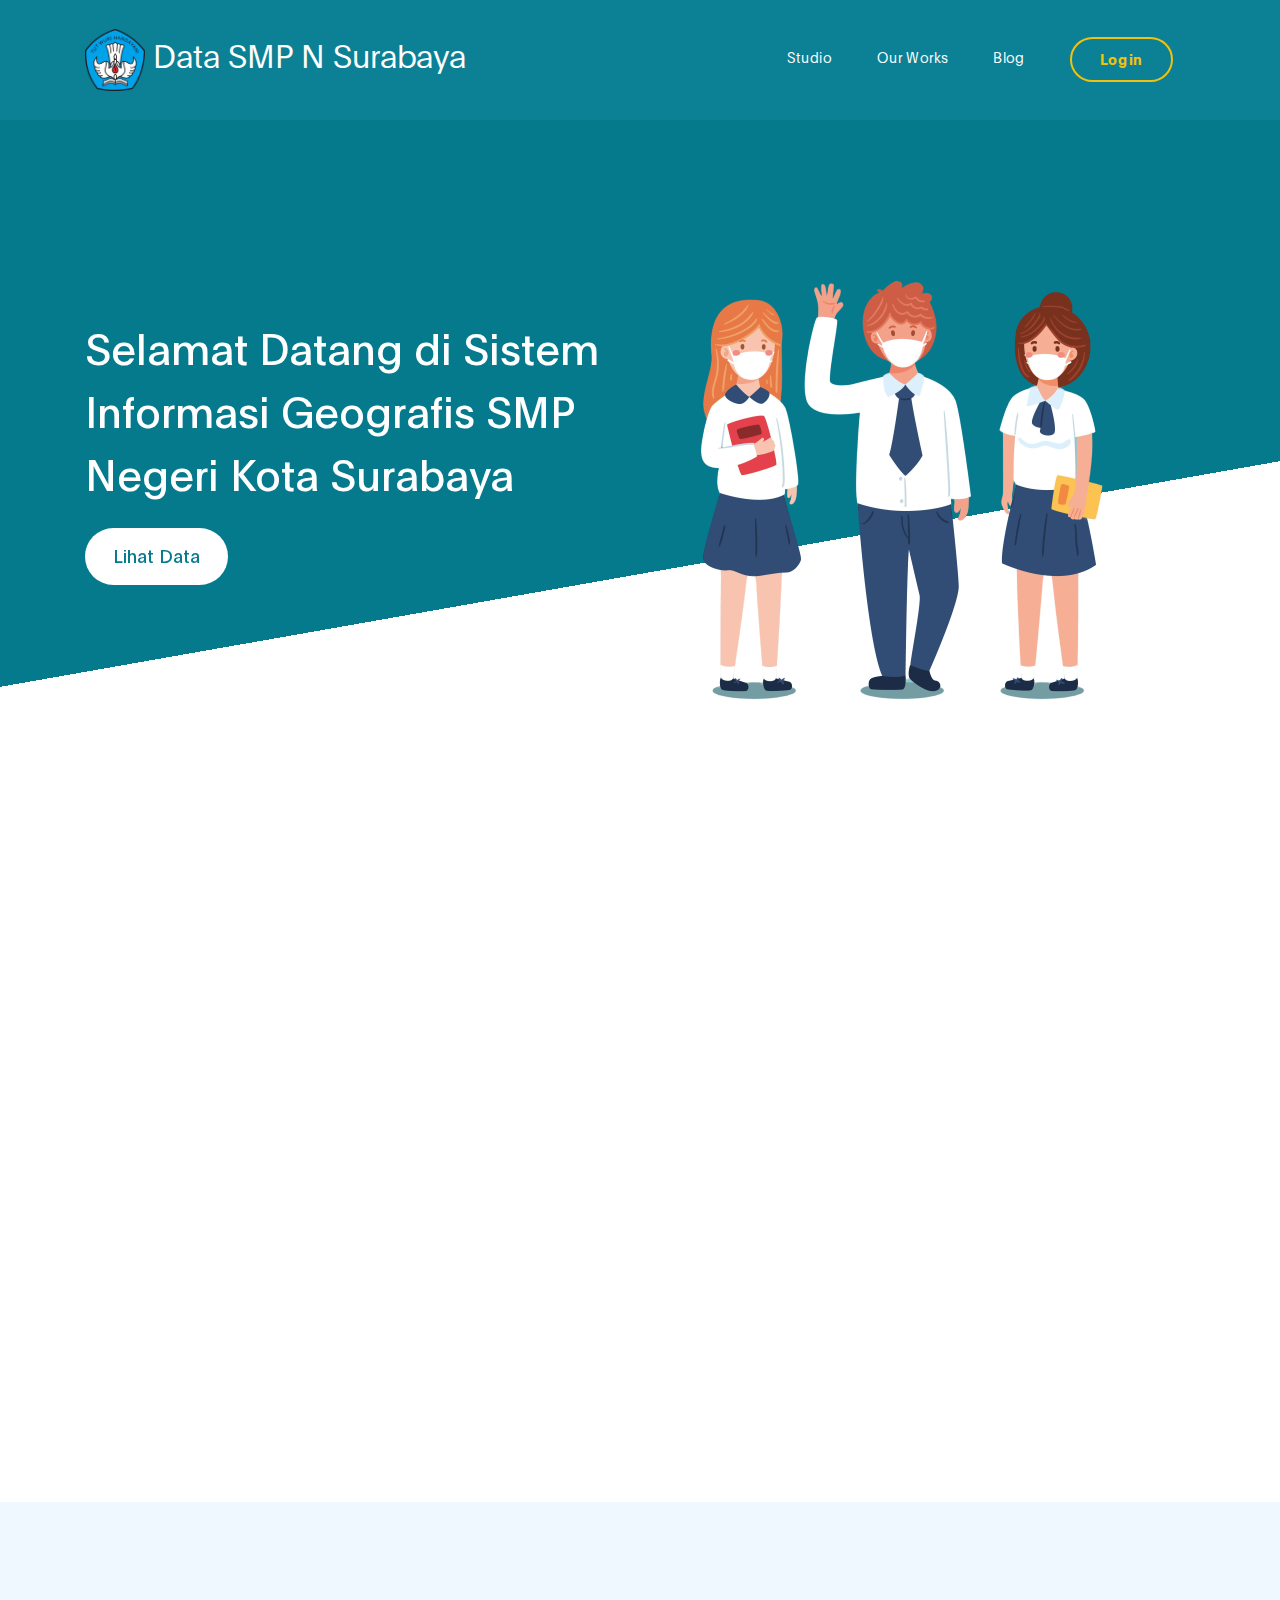
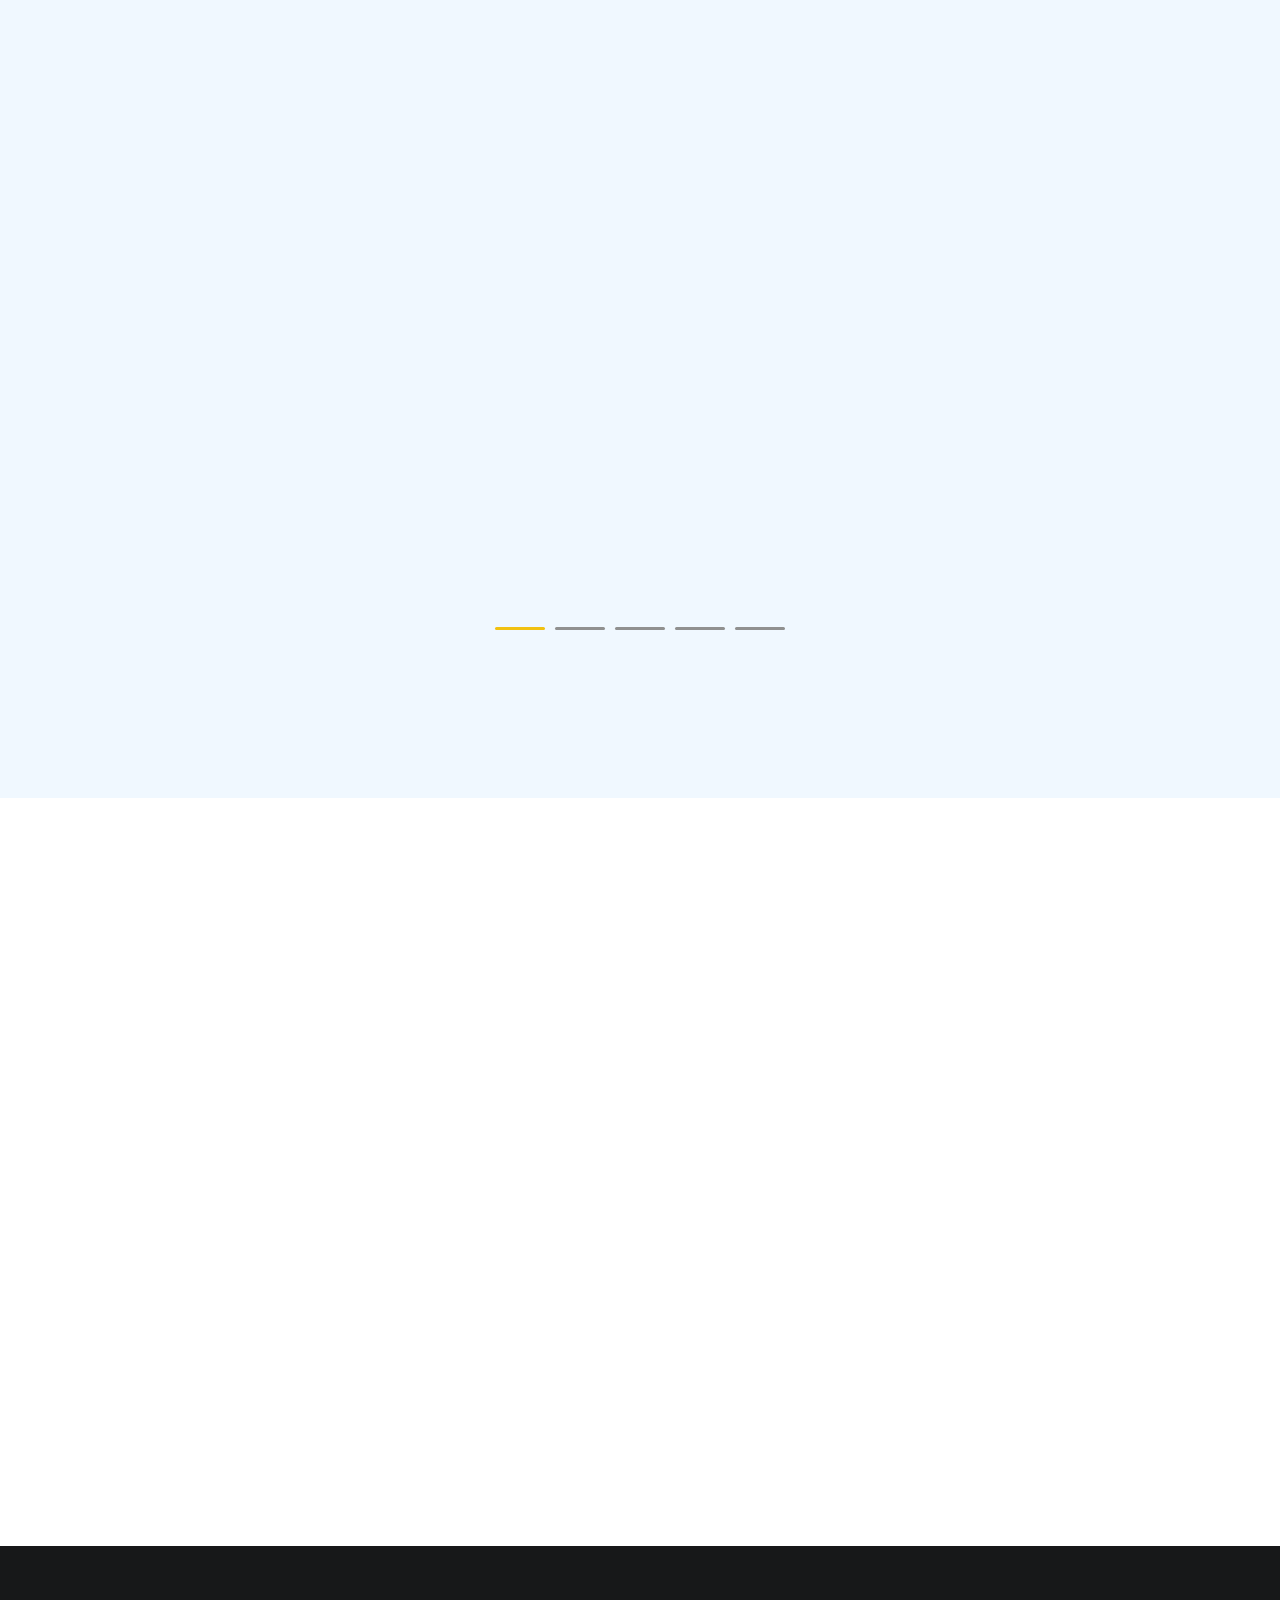
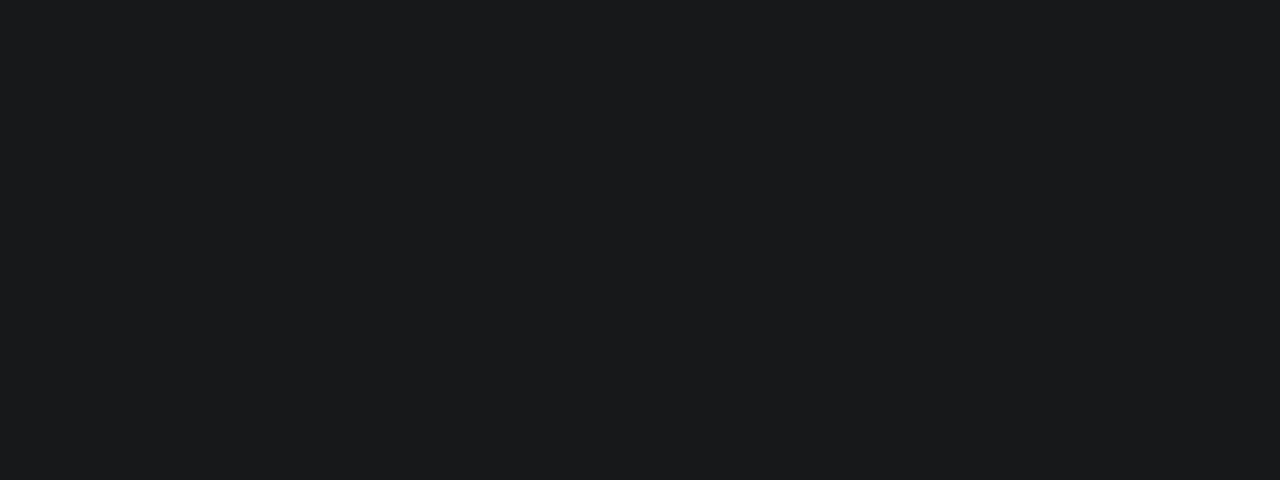
<file: index.html>
<!DOCTYPE html>
<html lang="en">
<head>

     <title>Sistem Informasi Geografis</title>
<!--

DIGITAL TREND

https://templatemo.com/tm-538-digital-trend

-->
     <meta charset="UTF-8">
     <meta http-equiv="X-UA-Compatible" content="IE=Edge">
     <meta name="description" content="">
     <meta name="keywords" content="">
     <meta name="author" content="">
     <meta name="viewport" content="width=device-width, initial-scale=1, maximum-scale=1">

     <link rel="stylesheet" href="css/bootstrap.min.css">
     <link rel="stylesheet" href="css/font-awesome.min.css">
     <link rel="stylesheet" href="css/aos.css">
     <link rel="stylesheet" href="css/owl.carousel.min.css">
     <link rel="stylesheet" href="css/owl.theme.default.min.css">

     <!-- MAIN CSS -->
     <link rel="stylesheet" href="css/templatemo-digital-trend.css">

</head>
<body>

     <!-- MENU BAR -->
    <nav class="navbar navbar-expand-lg">
        <div class="container">
            <a class="navbar-brand" href="index.html">
              <img src="images/logo1.png" alt="" width="60">
              Data SMP N Surabaya
            </a>

            <button class="navbar-toggler" type="button" data-toggle="collapse" data-target="#navbarNav" aria-controls="navbarNav" aria-expanded="false"
                aria-label="Toggle navigation">
                <span class="navbar-toggler-icon"></span>
            </button>

            <div class="collapse navbar-collapse" id="navbarNav">
                <ul class="navbar-nav ml-auto">
                    <li class="nav-item">
                        <a href="#about" class="nav-link smoothScroll">Studio</a>
                    </li>
                    <li class="nav-item">
                        <a href="#project" class="nav-link smoothScroll">Our Works</a>
                    </li>
                    <li class="nav-item">
                        <a href="blog.html" class="nav-link">Blog</a>
                    </li>
                    <li class="nav-item">
                        <a href="contact.html" class="nav-link contact">Login</a>
                    </li>
                </ul>
            </div>
        </div>
    </nav>


     <!-- HERO -->
     <section class="hero hero-bg d-flex justify-content-center align-items-center">
               <div class="container">
                    <div class="row">

                        <div class="col-lg-6 col-md-10 col-12 d-flex flex-column justify-content-center align-items-center">
                              <div class="hero-text">

                                   <h1 class="text-white" data-aos="fade-up">Selamat Datang di Sistem Informasi Geografis SMP Negeri Kota Surabaya</h1>

                                   <a href="contact.html" class="custom-btn btn-bg btn mt-3" data-aos="fade-up" data-aos-delay="100">Lihat Data</a>
                              </div>
                        </div>

                        <div class="col-lg-6 col-12">
                          <div class="hero-image" data-aos="fade-up" data-aos-delay="300">

                            <img src="images/gambar1.png" class="img-fluid" alt="working girl" sha>
                          </div>
                        </div>

                    </div>
               </div>
     </section>


     <!-- ABOUT -->
     <section class="about section-padding pb-0" id="about">
          <div class="container">
               <div class="row">

                    <div class="col-lg-7 mx-auto col-md-10 col-12">
                         <div class="about-info">

                              <h2 class="mb-4" data-aos="fade-up">the best <strong>Digital Marketing agency</strong> in Rio de Janeiro</h2>

                              <p class="mb-0" data-aos="fade-up">Total 5 HTML pages are included in this template from TemplateMo website. Please check 2 <a href="blog.html">blog</a> pages, <a href="project-detail.html">project</a> page, and <a href="contact.html">contact</a> page. 
                              <br><br>You are <strong>allowed</strong> to use this template for commercial or non-commercial purpose. You are NOT allowed to redistribute the template ZIP file on template collection websites.</p>
                         </div>

                         <div class="about-image" data-aos="fade-up" data-aos-delay="200">

                          <img src="images/office.png" class="img-fluid" alt="office">
                        </div>
                    </div>

               </div>
          </div>
     </section>


     <!-- PROJECT -->
     <section class="project section-padding" id="project">
          <div class="container-fluid">
               <div class="row">

                    <div class="col-lg-12 col-12">

                        <h2 class="mb-5 text-center" data-aos="fade-up">
                            Please take a look through our
                            <strong>featured Digital Trends</strong>
                        </h2>

                         <div class="owl-carousel owl-theme" id="project-slide">
                              <div class="item project-wrapper" data-aos="fade-up" data-aos-delay="100">
                                   <img src="images/project/project-image01.jpg" class="img-fluid" alt="project image">

                                   <div class="project-info">
                                        <small>Marketing</small>

                                        <h3>
                                             <a href="project-detail.html">
                                                  <span>Sweet Go Agency</span>
                                                  <i class="fa fa-angle-right project-icon"></i>
                                             </a>
                                        </h3>
                                   </div>
                              </div>

                              <div class="item project-wrapper" data-aos="fade-up">
                                   <img src="images/project/project-image02.jpg" class="img-fluid" alt="project image">

                                   <div class="project-info">
                                        <small>Website</small>

                                        <h3>
                                             <a href="project-detail.html">
                                                  <span>Smart Ladies</span>
                                                  <i class="fa fa-angle-right project-icon"></i>
                                             </a>
                                        </h3>
                                   </div>
                              </div>

                              <div class="item project-wrapper" data-aos="fade-up">
                                   <img src="images/project/project-image03.jpg" class="img-fluid" alt="project image">

                                   <div class="project-info">
                                        <small>Branding</small>

                                        <h3>
                                             <a href="project-detail.html">
                                                  <span>Shoes factory</span>
                                                  <i class="fa fa-angle-right project-icon"></i>
                                             </a>
                                        </h3>
                                   </div>
                              </div>

                              <div class="item project-wrapper" data-aos="fade-up">
                                   <img src="images/project/project-image04.jpg" class="img-fluid" alt="project image">

                                   <div class="project-info">
                                        <small>Social Media</small>

                                        <h3>
                                             <a href="project-detail.html">
                                                  <span>Race Bicycle</span>
                                                  <i class="fa fa-angle-right project-icon"></i>
                                             </a>
                                        </h3>
                                   </div>
                              </div>

                              <div class="item project-wrapper" data-aos="fade-up">
                                   <img src="images/project/project-image05.jpg" class="img-fluid" alt="project image">

                                   <div class="project-info">
                                        <small>Video</small>

                                        <h3>
                                             <a href="project-detail.html">
                                                  <span>Ultimate HealthCare</span>
                                                  <i class="fa fa-angle-right project-icon"></i>
                                             </a>
                                        </h3>
                                   </div>
                              </div>
                         </div>
                    </div>

               </div>
          </div>
     </section>


     <!-- TESTIMONIAL -->
     <section class="testimonial section-padding">
          <div class="container">
               <div class="row">

                    <div class="col-lg-6 col-md-5 col-12">
                        <div class="contact-image" data-aos="fade-up">

                          <img src="images/female-avatar.png" class="img-fluid" alt="website">
                        </div>
                    </div>

                    <div class="col-lg-6 col-md-7 col-12">
                      <h4 class="my-5 pt-3" data-aos="fade-up" data-aos-delay="100">Client Testimonials</h4>

                      <div class="quote" data-aos="fade-up" data-aos-delay="200"></div>

                      <h2 class="mb-4" data-aos="fade-up" data-aos-delay="300">Lorem ipsum Sed eiusmod esse aliqua sed incididunt aliqua incididunt mollit id et sit proident dolor nulla sed commodo.</h2>

                      <p data-aos="fade-up" data-aos-delay="400">
                        <strong>Mary Zoe</strong>

                        <span class="mx-1">/</span>

                        <small>Digital Agency (CEO)</small>
                      </p>
                    </div>

               </div>
          </div>
     </section>


    <footer class="site-footer">
      <div class="container">
        <div class="row">

          <div class="col-lg-5 mx-lg-auto col-md-8 col-10">
            <h1 class="text-white" data-aos="fade-up" data-aos-delay="100">We make creative <strong>brands</strong> only.</h1>
          </div>

          <div class="col-lg-3 col-md-6 col-12" data-aos="fade-up" data-aos-delay="200">
            <h4 class="my-4">Contact Info</h4>

            <p class="mb-1">
              <i class="fa fa-phone mr-2 footer-icon"></i> 
              +99 080 070 4224
            </p>

            <p>
              <a href="#">
                <i class="fa fa-envelope mr-2 footer-icon"></i>
                hello@company.com
              </a>
            </p>
          </div>

          <div class="col-lg-3 col-md-6 col-12" data-aos="fade-up" data-aos-delay="300">
            <h4 class="my-4">Our Studio</h4>

            <p class="mb-1">
              <i class="fa fa-home mr-2 footer-icon"></i> 
              Av. Lúcio Costa - Barra da Tijuca, Rio de Janeiro - RJ, Brazil
            </p>
          </div>

          <div class="col-lg-4 mx-lg-auto text-center col-md-8 col-12" data-aos="fade-up" data-aos-delay="400">
            <p class="copyright-text">Copyright &copy; 2020 Your Company
            <br>
            <a rel="nofollow noopener" href="https://templatemo.com">Design: TemplateMo</a></p>
          </div>

          <div class="col-lg-4 mx-lg-auto col-md-6 col-12" data-aos="fade-up" data-aos-delay="500">
            
            <ul class="footer-link">
              <li><a href="#">Stories</a></li>
              <li><a href="#">Work with us</a></li>
              <li><a href="#">Privacy</a></li>
            </ul>
          </div>

          <div class="col-lg-3 mx-lg-auto col-md-6 col-12" data-aos="fade-up" data-aos-delay="600">
            <ul class="social-icon">
              <li><a href="#" class="fa fa-instagram"></a></li>
              <li><a href="#" class="fa fa-twitter"></a></li>
              <li><a href="#" class="fa fa-dribbble"></a></li>
              <li><a href="#" class="fa fa-behance"></a></li>
            </ul>
          </div>

        </div>
      </div>
    </footer>


     <!-- SCRIPTS -->
     <script src="js/jquery.min.js"></script>
     <script src="js/bootstrap.min.js"></script>
     <script src="js/aos.js"></script>
     <script src="js/owl.carousel.min.js"></script>
     <script src="js/smoothscroll.js"></script>
     <script src="js/custom.js"></script>

</body>
</html>
</file>
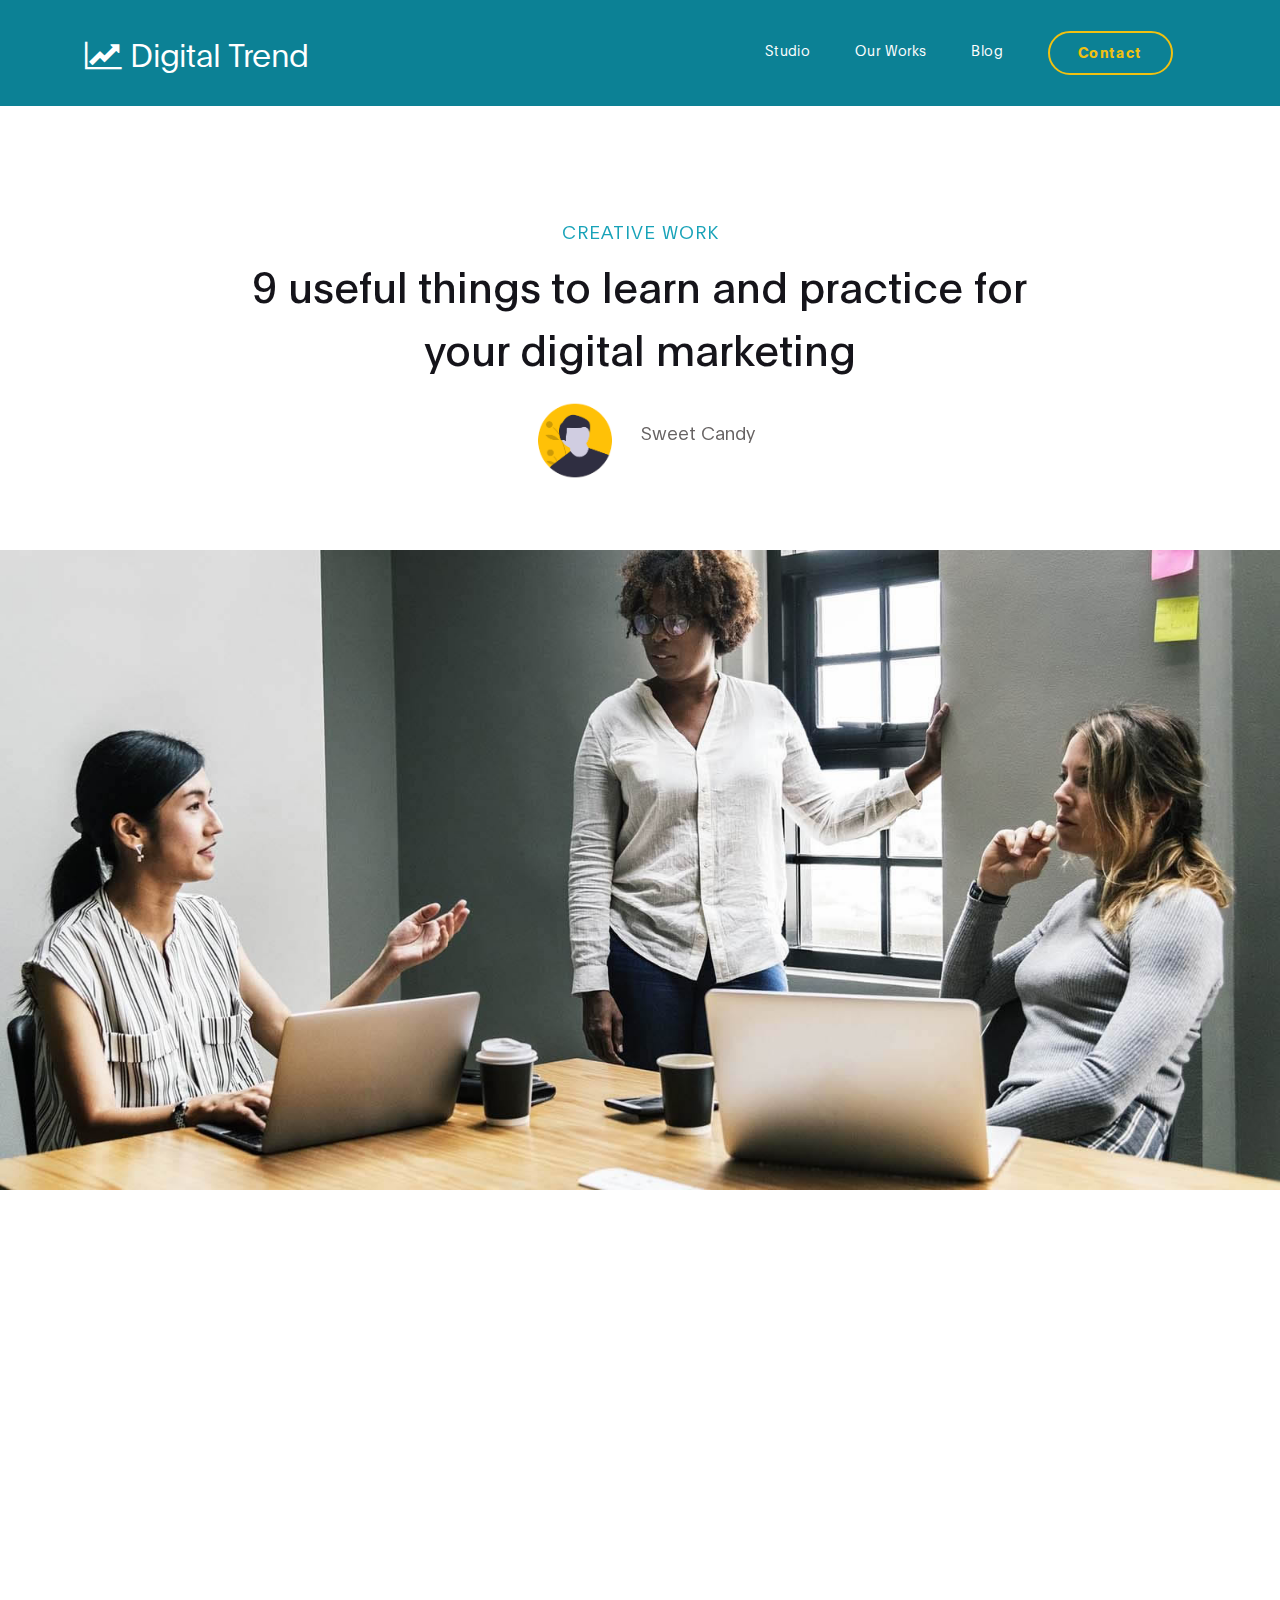
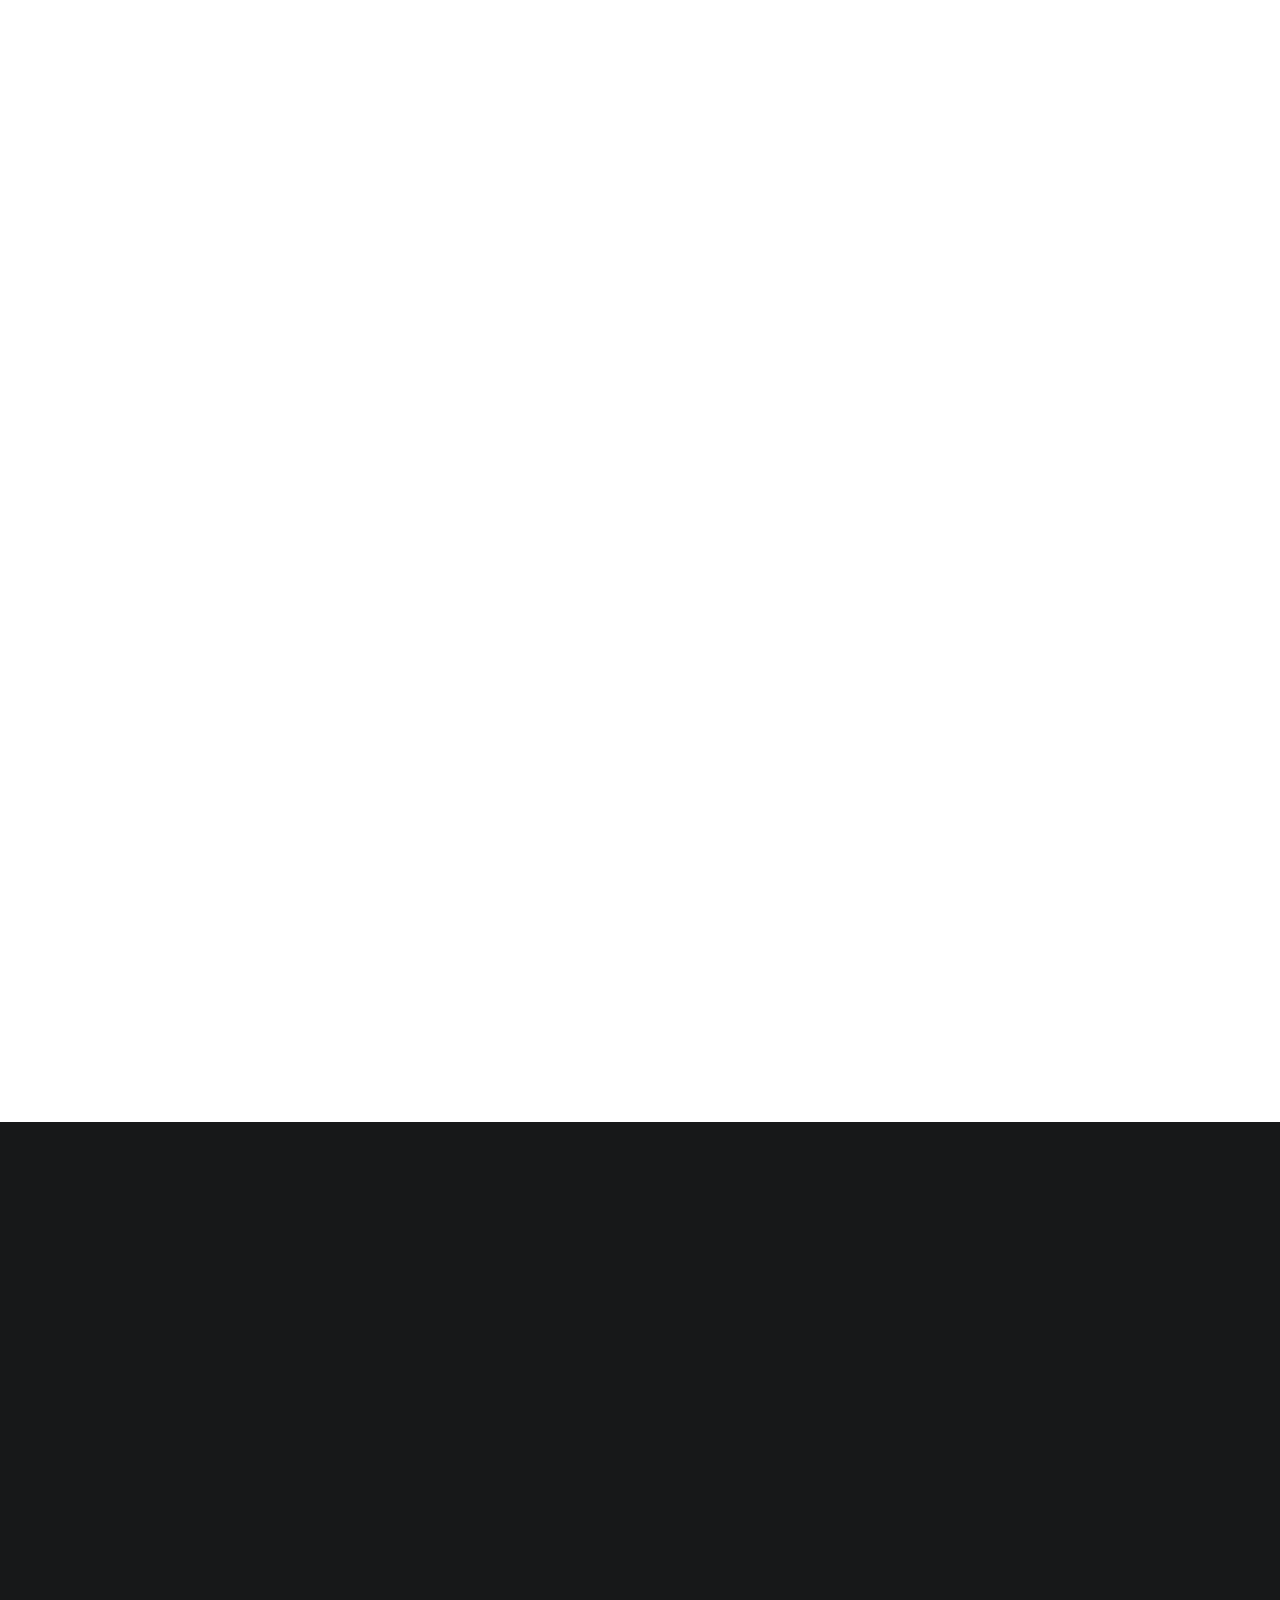
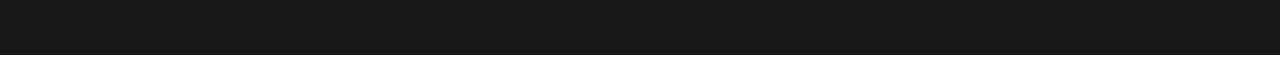
<file: blog-detail.html>
<!DOCTYPE html>
<html lang="en">
<head>

     <title>Digital Trend - Blog Detail</title>
<!--

DIGITAL TREND

https://templatemo.com/tm-538-digital-trend

-->
     <meta charset="UTF-8">
     <meta http-equiv="X-UA-Compatible" content="IE=Edge">
     <meta name="description" content="">
     <meta name="keywords" content="">
     <meta name="author" content="">
     <meta name="viewport" content="width=device-width, initial-scale=1, maximum-scale=1">

     <link rel="stylesheet" href="css/bootstrap.min.css">
     <link rel="stylesheet" href="css/font-awesome.min.css">
     <link rel="stylesheet" href="css/aos.css">
     <link rel="stylesheet" href="css/owl.carousel.min.css">
     <link rel="stylesheet" href="css/owl.theme.default.min.css">

     <!-- MAIN CSS -->
     <link rel="stylesheet" href="css/templatemo-digital-trend.css">

</head>
<body>

     <!-- MENU BAR -->
    <nav class="navbar navbar-expand-lg position-relative">
        <div class="container">
            <a class="navbar-brand" href="index.html">
              <i class="fa fa-line-chart"></i>
              Digital Trend
            </a>

            <button class="navbar-toggler" type="button" data-toggle="collapse" data-target="#navbarNav" aria-controls="navbarNav" aria-expanded="false"
                aria-label="Toggle navigation">
                <span class="navbar-toggler-icon"></span>
            </button>

            <div class="collapse navbar-collapse" id="navbarNav">
                <ul class="navbar-nav ml-auto">
                    <li class="nav-item">
                        <a href="index.html#about" class="nav-link">Studio</a>
                    </li>
                    <li class="nav-item">
                        <a href="index.html#project" class="nav-link">Our Works</a>
                    </li>
                    <li class="nav-item">
                        <a href="blog.html" class="nav-link">Blog</a>
                    </li>
                    <li class="nav-item">
                        <a href="contact.html" class="nav-link contact">Contact</a>
                    </li>
                </ul>
            </div>
        </div>
    </nav>


     <!-- BLOG DETAIL -->
     <section class="project-detail section-padding-half">
          <div class="container">
               <div class="row">

                    <div class="col-lg-9 mx-auto col-md-10 col-12 mt-lg-5 text-center" data-aos="fade-up">
                      <h4 class="blog-category text-info">Creative Work</h4>
                      
                      <h1>9 useful things to learn and practice for your digital marketing</h1>

                      <div class="client-info">
                          <div class="d-flex justify-content-center align-items-center mt-3">
                            <img src="images/project/project-detail/male-avatar.png" class="img-fluid" alt="male avatar">

                            <p>Sweet Candy</p>
                          </div>
                      </div>
                    </div>

               </div>
          </div>
     </section>


     <div class="full-image text-center" data-aos="zoom-in">
       <img src="images/blog/blog-header-image.jpg" class="img-fluid" alt="blog header">
     </div>


     <!-- BLOG DETAIL -->
     <section class="project-detail">
          <div class="container">
               <div class="row">

                  <div class="col-lg-9 mx-auto col-md-11 col-12 my-5 pt-3" data-aos="fade-up">

                    <h2 class="mb-3">Etiam quis metus elementum, tempor risus vel, condimentum orci.</h2>

                    <p>Mauris in convallis nunc, non facilisis arcu. Nunc sapien nulla, interdum at diam non, aliquam vestibulum leo. Fusce laoreet malesuada ante, consectetur consequat ante tempor et. Quisque ac risus ligula.</p>

                    <p>Suspendisse bibendum tortor at est placerat auctor. Phasellus tortor est, bibendum eu ex eu, tincidunt efficitur nunc. Orci varius natoque penatibus et magnis dis parturient montes, nascetur ridiculus mus.</p>

                    <ul class="list-detail py-3">
                      <li><span>Quisque at condimentum est. Duis sollicitudin urna id elit pulvinar placerat. Ut ac dui in ex vulputate dictum.</span></li>

                      <li><span>Mauris vitae tellus nisi. Morbi rutrum lacus sit amet volutpat viverra.</span></li>

                      <li><span> Integer maximus sem ut ipsum blandit elementum. Nullam sollicitudin accumsan commodo.</span></li>
                    </ul>

                    <p>Sed leo nisl, posuere at molestie ac, suscipit auctor mauris. Etiam quis metus elementum, tempor risus vel, condimentum orci.</p>

                    <h2 class="mt-5 mb-3">Curabitur tempus vel libero lobortis feugiat</h2>

                    <p>Orci varius natoque penatibus et magnis dis parturient montes, nascetur ridiculus mus. Mauris in convallis nunc, non facilisis arcu. Nunc sapien nulla, interdum at diam non, aliquam vestibulum leo.</p>

                    <blockquote>Phasellus dapibus ex sed dolor blandit, efficitur iaculis ipsum scelerisque. Cras elementum nibh id felis sagittis, sit amet pellentesque ligula porttitor. Fusce laoreet malesuada ante, consectetur consequat ante tempor et. Quisque ac risus ligula.</blockquote>
                    </div>
               </div>

              <div class="col-lg-8 mx-auto mb-5 pb-5 col-12" data-aos="fade-up">

                <h3 class="my-3" data-aos="fade-up">Leave a comment</h3>

                <form action="#" method="get"  class="contact-form" data-aos="fade-up" data-aos-delay="300" role="form">
                  <div class="row">
                    <div class="col-lg-6 col-12">
                      <input type="text" class="form-control" name="name" placeholder="Name">
                    </div>

                    <div class="col-lg-6 col-12">
                      <input type="email" class="form-control" name="email" placeholder="Email">
                    </div>

                    <div class="col-lg-12 col-12">
                      <textarea class="form-control" rows="6" name="message" placeholder="Message"></textarea>
                    </div>

                    <div class="col-lg-5 mx-auto col-7">
                      <button type="submit" class="form-control" id="submit-button" name="submit">Submit Comment</button>
                    </div>
                  </div>
                </form>
              </div>
              
          </div>
          
     </section>


    <footer class="site-footer">
      <div class="container">
        <div class="row">

          <div class="col-lg-5 mx-lg-auto col-md-8 col-10">
            <h1 class="text-white" data-aos="fade-up" data-aos-delay="100">We make creative <strong>brands</strong> only.</h1>
          </div>

          <div class="col-lg-3 col-md-6 col-12" data-aos="fade-up" data-aos-delay="200">
            <h4 class="my-4">Contact Info</h4>

            <p class="mb-1">
              <i class="fa fa-phone mr-2 footer-icon"></i> 
              +99 080 070 4224
            </p>

            <p>
              <a href="#">
                <i class="fa fa-envelope mr-2 footer-icon"></i>
                hello@company.com
              </a>
            </p>
          </div>

          <div class="col-lg-3 col-md-6 col-12" data-aos="fade-up" data-aos-delay="300">
            <h4 class="my-4">Our Studio</h4>

            <p class="mb-1">
              <i class="fa fa-home mr-2 footer-icon"></i> 
              Av. Lúcio Costa - Barra da Tijuca, Rio de Janeiro - RJ, Brazil
            </p>
          </div>

          <div class="col-lg-4 mx-lg-auto text-center col-md-8 col-12" data-aos="fade-up" data-aos-delay="400">
            <p class="copyright-text">Copyright &copy; 2020 Your Company
            <br>
            <a rel="nofollow noopener" href="https://templatemo.com">Design: TemplateMo</a></p>
          </div>

          <div class="col-lg-4 mx-lg-auto col-md-6 col-12" data-aos="fade-up" data-aos-delay="500">
            
            <ul class="footer-link">
              <li><a href="#">Stories</a></li>
              <li><a href="#">Work with us</a></li>
              <li><a href="#">Privacy</a></li>
            </ul>
          </div>

          <div class="col-lg-3 mx-lg-auto col-md-6 col-12" data-aos="fade-up" data-aos-delay="600">
            <ul class="social-icon">
              <li><a href="#" class="fa fa-instagram"></a></li>
              <li><a href="#" class="fa fa-twitter"></a></li>
              <li><a href="#" class="fa fa-dribbble"></a></li>
              <li><a href="#" class="fa fa-behance"></a></li>
            </ul>
          </div>

        </div>
      </div>
    </footer>


     <!-- SCRIPTS -->
     <script src="js/jquery.min.js"></script>
     <script src="js/bootstrap.min.js"></script>
     <script src="js/aos.js"></script>
     <script src="js/owl.carousel.min.js"></script>
     <script src="js/custom.js"></script>

</body>
</html>
</file>
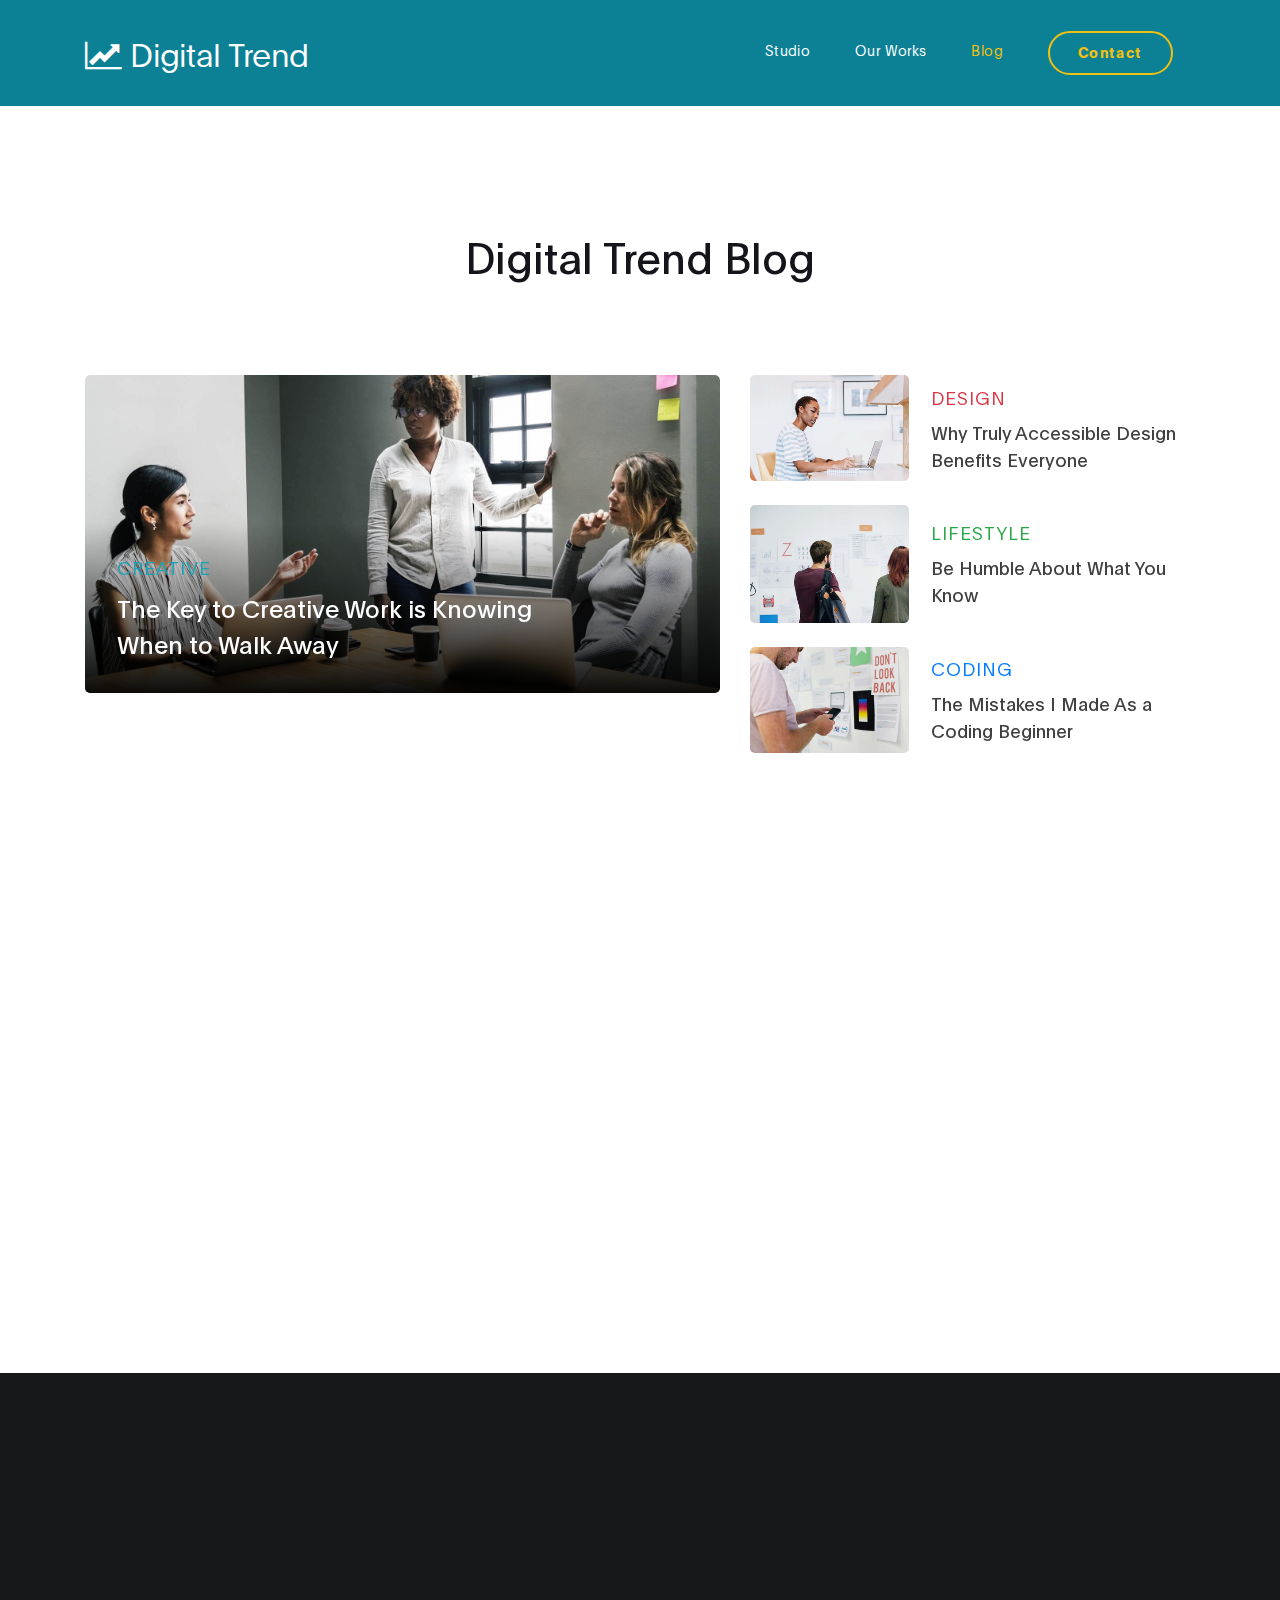
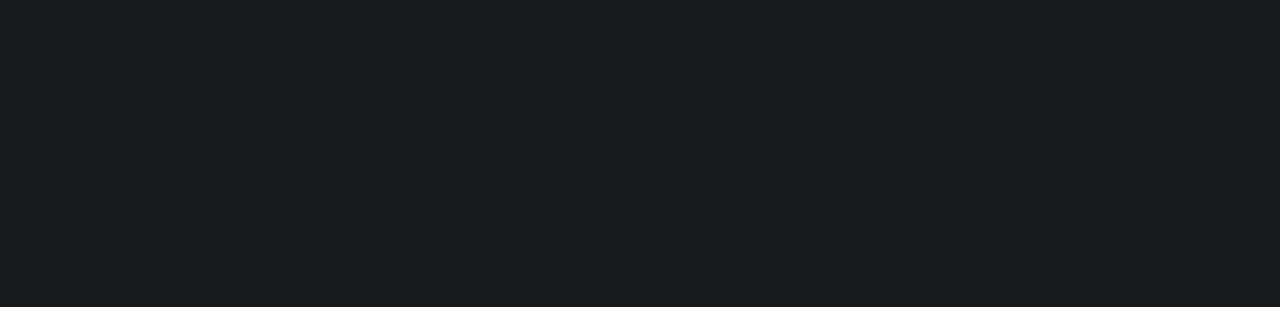
<file: blog.html>
<!DOCTYPE html>
<html lang="en">
<head>

     <title>Digital Trend - Blog</title>
<!--

DIGITAL TREND

https://templatemo.com/tm-538-digital-trend

-->
     <meta charset="UTF-8">
     <meta http-equiv="X-UA-Compatible" content="IE=Edge">
     <meta name="description" content="">
     <meta name="keywords" content="">
     <meta name="author" content="">
     <meta name="viewport" content="width=device-width, initial-scale=1, maximum-scale=1">

     <link rel="stylesheet" href="css/bootstrap.min.css">
     <link rel="stylesheet" href="css/font-awesome.min.css">
     <link rel="stylesheet" href="css/aos.css">
     <link rel="stylesheet" href="css/owl.carousel.min.css">
     <link rel="stylesheet" href="css/owl.theme.default.min.css">

     <!-- MAIN CSS -->
     <link rel="stylesheet" href="css/templatemo-digital-trend.css">

</head>
<body>

     <!-- MENU BAR -->
    <nav class="navbar navbar-expand-lg position-absolute">
        <div class="container">
            <a class="navbar-brand" href="index.html">
              <i class="fa fa-line-chart"></i>
              Digital Trend
            </a>

            <button class="navbar-toggler" type="button" data-toggle="collapse" data-target="#navbarNav" aria-controls="navbarNav" aria-expanded="false"
                aria-label="Toggle navigation">
                <span class="navbar-toggler-icon"></span>
            </button>

            <div class="collapse navbar-collapse" id="navbarNav">
                <ul class="navbar-nav ml-auto">
                    <li class="nav-item">
                        <a href="index.html#about" class="nav-link">Studio</a>
                    </li>
                    <li class="nav-item">
                        <a href="index.html#project" class="nav-link">Our Works</a>
                    </li>
                    <li class="nav-item">
                        <a href="blog.html" class="nav-link active">Blog</a>
                    </li>
                    <li class="nav-item">
                        <a href="contact.html" class="nav-link contact">Contact</a>
                    </li>
                </ul>
            </div>
        </div>
    </nav>


     <!-- BLOG -->
     <section class="blog section-padding">
          <div class="container">
               <div class="row">

                    <div class="col-lg-12 col-12 py-5 mt-5 mb-3 text-center">

                      <h1 class="mb-4" data-aos="fade-up">Digital Trend Blog</h1>
                    </div>

                    <div class="col-lg-7 col-md-7 col-12 mb-4">
                      <div class="blog-header" data-aos="fade-up" data-aos-delay="100">
                        <img src="images/blog/blog-header-image.jpg" class="img-fluid" alt="blog header">

                        <div class="blog-header-info">
                          <h4 class="blog-category text-info">Creative</h4>

                          <h3><a href="blog-detail.html">The Key to Creative Work is Knowing When to Walk Away</a></h3>
                        </div>
                      </div>
                    </div>

                    <div class="col-lg-5 col-md-5 col-12 mb-4">
                      <div class="blog-sidebar d-flex justify-content-center align-items-center" data-aos="fade-up" data-aos-delay="200">
                        <img src="images/blog/blog-sidebar-image.jpg" class="img-fluid" alt="blog">

                        <div class="blog-info">
                          <h4 class="blog-category text-danger">Design</h4>

                          <h3><a href="blog-detail.html">Why Truly Accessible Design Benefits Everyone</a></h3>
                        </div>
                      </div>

                      <div class="blog-sidebar py-4 d-flex justify-content-center align-items-center" data-aos="fade-up" data-aos-delay="300">
                        <img src="images/blog/blog-sidebar-image01.jpg" class="img-fluid" alt="blog">

                        <div class="blog-info">
                          <h4 class="blog-category text-success">lifestyle</h4>

                          <h3><a href="blog-detail.html">Be Humble About What You Know</a></h3>
                        </div>
                      </div>

                      <div class="blog-sidebar d-flex justify-content-center align-items-center" data-aos="fade-up" data-aos-delay="200">
                        <img src="images/blog/blog-sidebar-image02.jpg" class="img-fluid" alt="blog">

                        <div class="blog-info">
                          <h4 class="blog-category text-primary">Coding</h4>

                          <h3><a href="blog-detail.html">The Mistakes I Made As a Coding Beginner</a></h3>
                        </div>
                      </div>

                    </div>

                    <div class="col-lg-5 ml-auto mt-5 pt-5 col-md-6 col-12">

                      <img src="images/newsletter.png" data-aos="fade-up" data-aos-delay="100" class="img-fluid" alt="newsletter">
                    </div>

                    <div class="col-lg-5 mr-auto mt-5 pt-5 col-md-6 col-12 newsletter-form">
                      <h4 data-aos="fade-up" data-aos-delay="200">Email Newsletter</h4>

                      <h2 data-aos="fade-up" data-aos-delay="300">Let’s stay up-to-date. We'll share you all good stuffs.</h2>
                      <form action="#" method="get" enctype="multipart/form-data">
                      <div class="form-group mt-4" data-aos="fade-up" data-aos-delay="400">
                        <input name="email" type="email" class="form-control" 
                        		id="email" aria-describedby="emailHelp" placeholder="Please enter your email" required>

                        <small id="emailHelp" class="form-text text-muted">We'll NOT share your email address to anyone else.</small>

                      </div>

                      <div class="form-group form-check" data-aos="fade-up" data-aos-delay="500">
                        <input name="monthly" type="checkbox" class="form-check-input" id="monthly">

                        <label class="form-check-label" for="monthly">Please send me a monthly newsletter.</label>
                      </div>

                        <button type="submit" data-aos="fade-up" data-aos-delay="500" class="btn w-100 mt-3">Sign up</button>
                      </form>
                    </div>

               </div>
          </div>
     </section>


    <footer class="site-footer">
      <div class="container">
        <div class="row">

          <div class="col-lg-5 mx-lg-auto col-md-8 col-10">
            <h1 class="text-white" data-aos="fade-up" data-aos-delay="100">We make creative <strong>brands</strong> only.</h1>
          </div>

          <div class="col-lg-3 col-md-6 col-12" data-aos="fade-up" data-aos-delay="200">
            <h4 class="my-4">Contact Info</h4>

            <p class="mb-1">
              <i class="fa fa-phone mr-2 footer-icon"></i> 
              +99 080 070 4224
            </p>

            <p>
              <a href="#">
                <i class="fa fa-envelope mr-2 footer-icon"></i>
                hello@company.com
              </a>
            </p>
          </div>

          <div class="col-lg-3 col-md-6 col-12" data-aos="fade-up" data-aos-delay="300">
            <h4 class="my-4">Our Studio</h4>

            <p class="mb-1">
              <i class="fa fa-home mr-2 footer-icon"></i> 
              Av. Lúcio Costa - Barra da Tijuca, Rio de Janeiro - RJ, Brazil
            </p>
          </div>

          <div class="col-lg-4 mx-lg-auto text-center col-md-8 col-12" data-aos="fade-up" data-aos-delay="400">
            <p class="copyright-text">Copyright &copy; 2020 Your Company
            <br>
            <a rel="nofollow noopener" href="https://templatemo.com">Design: TemplateMo</a></p>
          </div>

          <div class="col-lg-4 mx-lg-auto col-md-6 col-12" data-aos="fade-up" data-aos-delay="500">
            
            <ul class="footer-link">
              <li><a href="#">Stories</a></li>
              <li><a href="#">Work with us</a></li>
              <li><a href="#">Privacy</a></li>
            </ul>
          </div>

          <div class="col-lg-3 mx-lg-auto col-md-6 col-12" data-aos="fade-up" data-aos-delay="600">
            <ul class="social-icon">
              <li><a href="#" class="fa fa-instagram"></a></li>
              <li><a href="#" class="fa fa-twitter"></a></li>
              <li><a href="#" class="fa fa-dribbble"></a></li>
              <li><a href="#" class="fa fa-behance"></a></li>
            </ul>
          </div>

        </div>
      </div>
    </footer>


     <!-- SCRIPTS -->
     <script src="js/jquery.min.js"></script>
     <script src="js/bootstrap.min.js"></script>
     <script src="js/aos.js"></script>
     <script src="js/owl.carousel.min.js"></script>
     <script src="js/custom.js"></script>

</body>
</html>
</file>
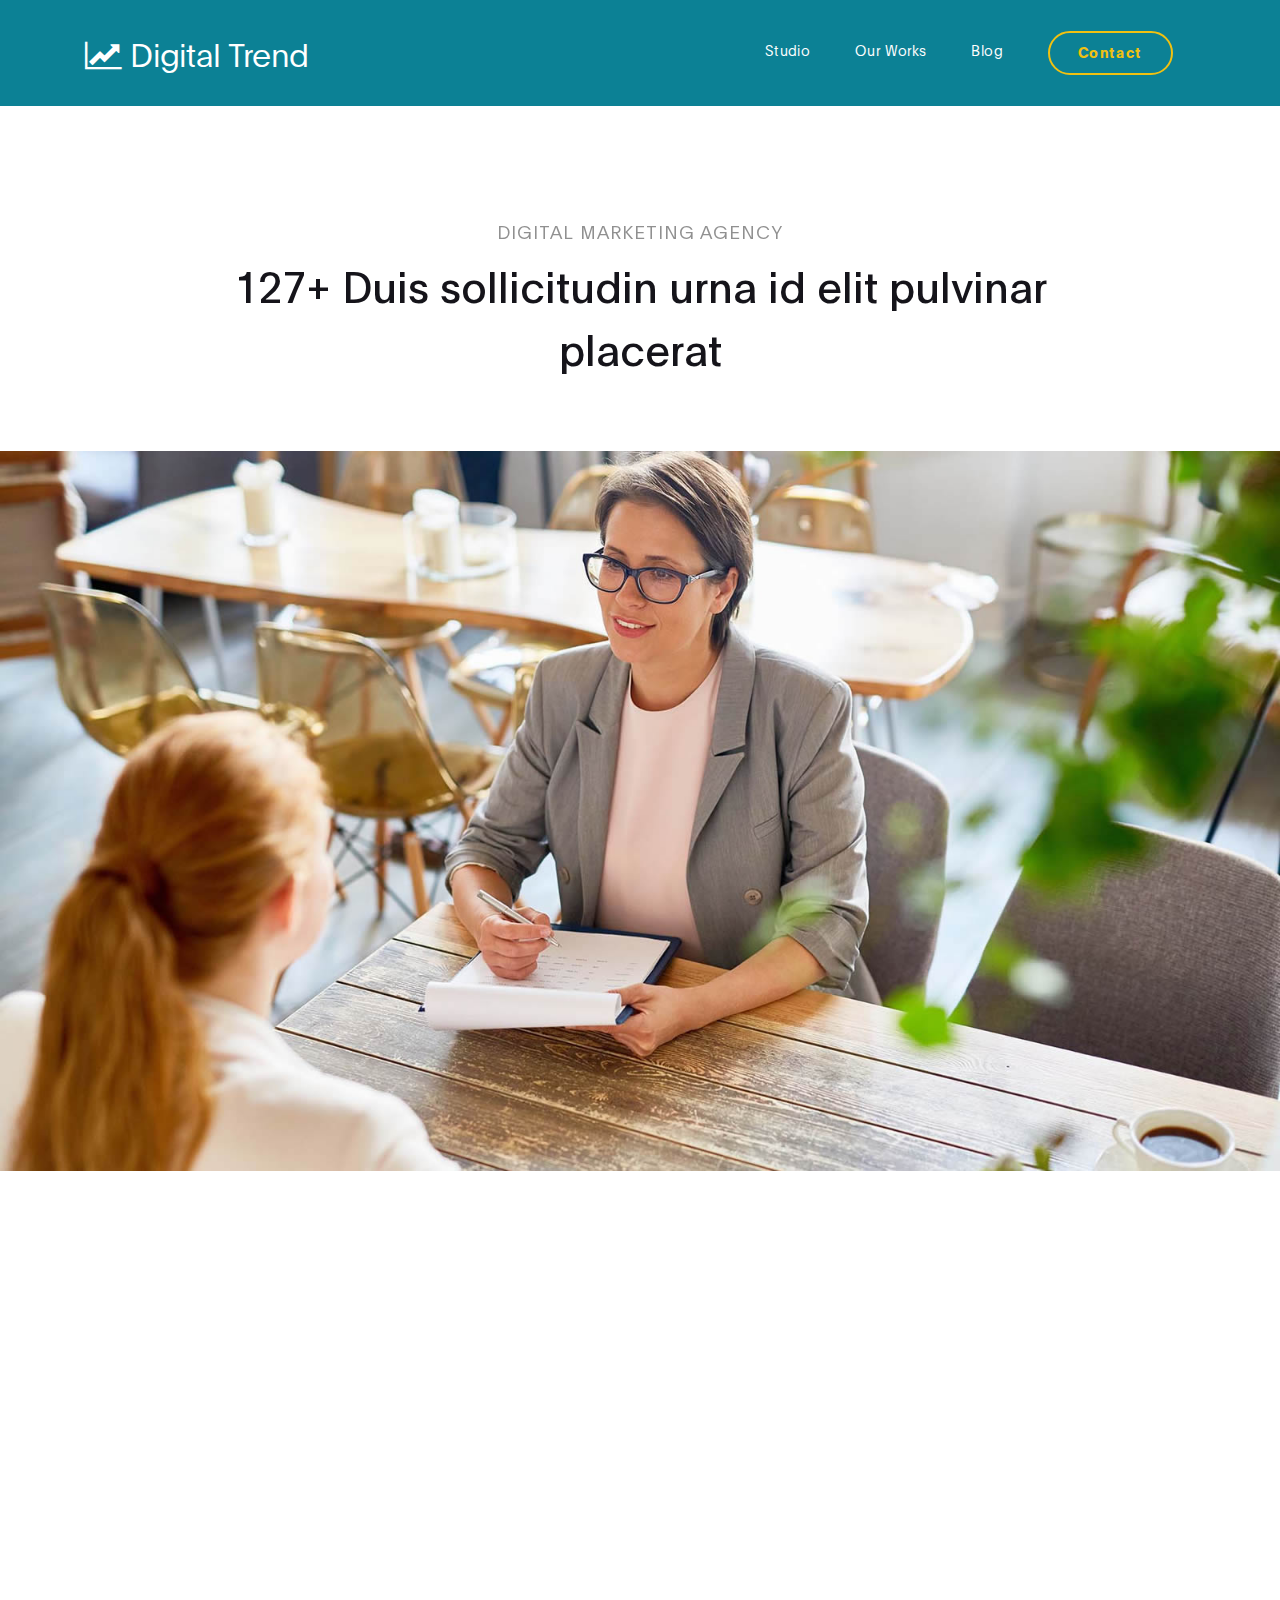
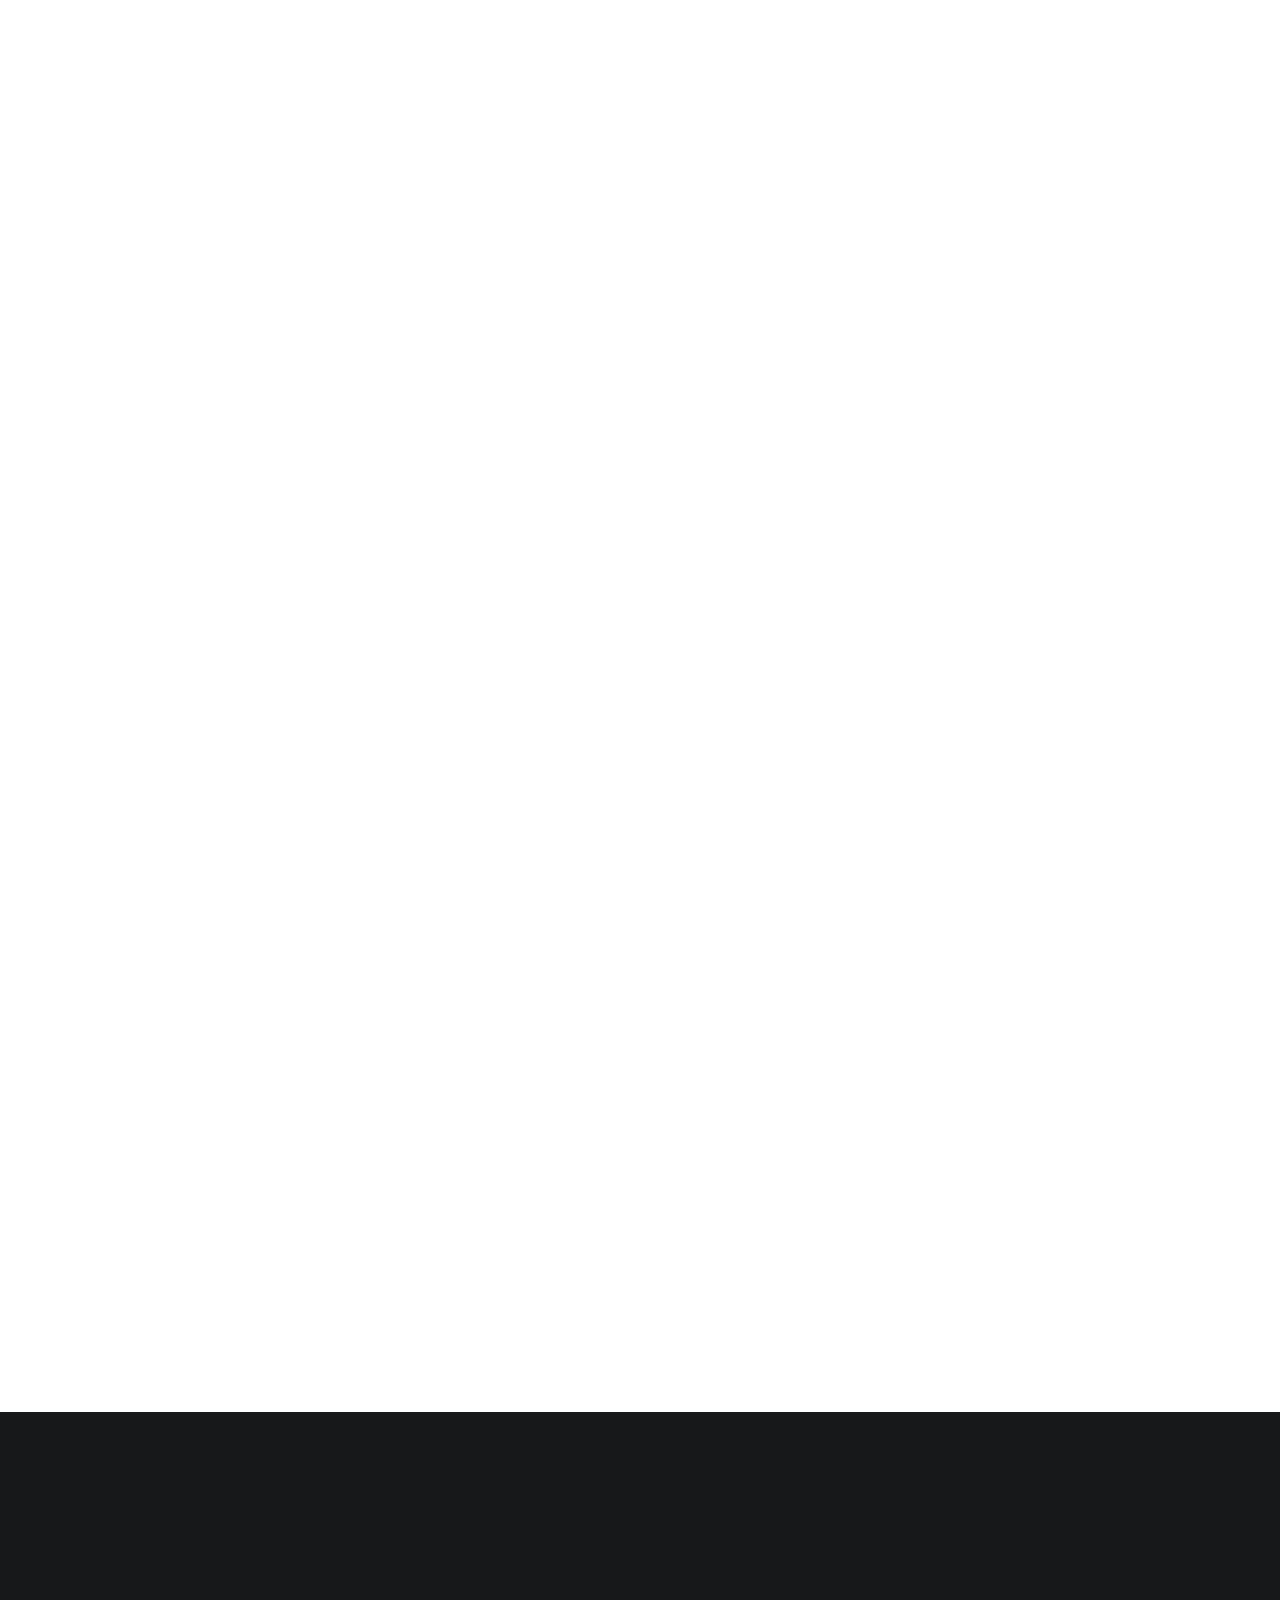
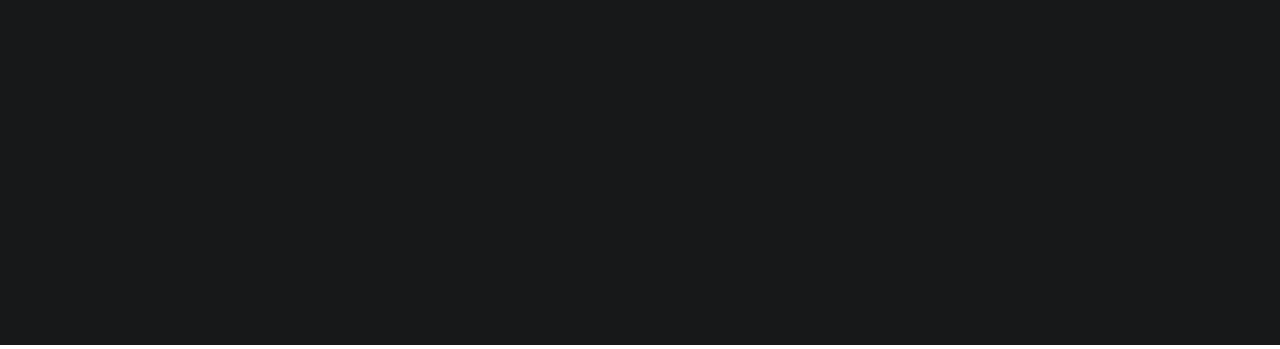
<file: project-detail.html>
<!DOCTYPE html>
<html lang="en">
<head>

     <title>Digital Trend - Project Detail</title>
<!--

DIGITAL TREND

https://templatemo.com/tm-538-digital-trend

-->
     <meta charset="UTF-8">
     <meta http-equiv="X-UA-Compatible" content="IE=Edge">
     <meta name="description" content="">
     <meta name="keywords" content="">
     <meta name="author" content="">
     <meta name="viewport" content="width=device-width, initial-scale=1, maximum-scale=1">

     <link rel="stylesheet" href="css/bootstrap.min.css">
     <link rel="stylesheet" href="css/font-awesome.min.css">
     <link rel="stylesheet" href="css/aos.css">
     <link rel="stylesheet" href="css/owl.carousel.min.css">
     <link rel="stylesheet" href="css/owl.theme.default.min.css">

     <!-- MAIN CSS -->
     <link rel="stylesheet" href="css/templatemo-digital-trend.css">

</head>
<body>

     <!-- MENU BAR -->
    <nav class="navbar navbar-expand-lg position-relative">
        <div class="container">
            <a class="navbar-brand" href="index.html">
              <i class="fa fa-line-chart"></i>
              Digital Trend
            </a>

            <button class="navbar-toggler" type="button" data-toggle="collapse" data-target="#navbarNav" aria-controls="navbarNav" aria-expanded="false"
                aria-label="Toggle navigation">
                <span class="navbar-toggler-icon"></span>
            </button>

            <div class="collapse navbar-collapse" id="navbarNav">
                <ul class="navbar-nav ml-auto">
                    <li class="nav-item">
                        <a href="index.html#about" class="nav-link">Studio</a>
                    </li>
                    <li class="nav-item">
                        <a href="index.html#project" class="nav-link">Our Works</a>
                    </li>
                    <li class="nav-item">
                        <a href="blog.html" class="nav-link">Blog</a>
                    </li>
                    <li class="nav-item">
                        <a href="contact.html" class="nav-link contact">Contact</a>
                    </li>
                </ul>
            </div>
        </div>
    </nav>


     <!-- PROJECT DETAIL -->
     <section class="project-detail section-padding-half">
          <div class="container">
               <div class="row">

                    <div class="col-lg-9 mx-auto col-md-10 col-12 mt-lg-5 text-center" data-aos="fade-up">

                      <h4>Digital Marketing Agency</h4>

                      <h1>127+ Duis sollicitudin urna id elit pulvinar placerat</h1>
                    </div>

               </div>
          </div>
     </section>

     <div class="full-image text-center" data-aos="zoom-in">
       <img src="images/project/project-detail/interview-process.jpg" class="img-fluid" alt="interview process">
     </div>

     <!-- PROJECT DETAIL -->
     <section class="project-detail section-padding">
          <div class="container">
               <div class="row">

                  <div class="col-lg-6 col-md-6 col-12 mb-5">

                      <img src="images/project/project-detail/personal-website.png" class="img-fluid" alt="personal website" data-aos="fade-up">
                    </div>

                    <div class="col-lg-5 col-md-6 mr-lg-auto mt-lg-5 col-12" data-aos="fade-up" data-aos-delay="200">

                      <h2>Pellentesque pretium interdum</h2>

                      <p class="mt-3 mb-4">Nunc sapien nulla, interdum at diam non, aliquam vestibulum leo. Fusce laoreet malesuada ante, consectetur consequat.</p>

                      <ul class="list-detail">
                        <li><span>Curabitur commodo a sapien non</span></li>
                        <li><span>Sed facilisis convallis turpis</span></li>
                        <li><span>Quisque placerat augue neque</span></li>
                        <li><span>Nullam fringilla arcu a tortor</span></li>
                      </ul>
                    </div>
               </div>

              <div class="col-lg-12 col-12">
                <div class="embed-responsive embed-responsive-16by9 my-5 py-5" data-aos="fade-up">
                    <iframe class="embed-responsive-item" width="800" height="450" src="https://www.youtube.com/embed/myVN26Vx4MU?controls=0" frameborder="0" allow="accelerometer; autoplay; encrypted-media; gyroscope; picture-in-picture" allowfullscreen></iframe>
                </div>
              </div>

              <div class="col-lg-9 mx-auto col-12" data-aos="fade-up">
                <div class="client-info mt-lg-5 py-lg-5">
                    <h3>Curabitur egestas mollis tellus sit amet porttitor. Sed leo nisl, posuere at molestie ac, suscipit auctor mauris. Etiam quis metus elementum, tempor risus vel.</h3>

                    <div class="d-flex align-items-center mt-3">
                      <img src="images/project/project-detail/male-avatar.png" class="img-fluid" alt="male avatar">

                      <p>Angelo Sharp, Creative Director</p>
                    </div>
                </div>
              </div>
          </div>
     </section>


    <footer class="site-footer">
      <div class="container">
        <div class="row">

          <div class="col-lg-5 mx-lg-auto col-md-8 col-10">
            <h1 class="text-white" data-aos="fade-up" data-aos-delay="100">We make creative <strong>brands</strong> only.</h1>
          </div>

          <div class="col-lg-3 col-md-6 col-12" data-aos="fade-up" data-aos-delay="200">
            <h4 class="my-4">Contact Info</h4>

            <p class="mb-1">
              <i class="fa fa-phone mr-2 footer-icon"></i> 
              +99 080 070 4224
            </p>

            <p>
              <a href="#">
                <i class="fa fa-envelope mr-2 footer-icon"></i>
                hello@company.com
              </a>
            </p>
          </div>

          <div class="col-lg-3 col-md-6 col-12" data-aos="fade-up" data-aos-delay="300">
            <h4 class="my-4">Our Studio</h4>

            <p class="mb-1">
              <i class="fa fa-home mr-2 footer-icon"></i> 
              Av. Lúcio Costa - Barra da Tijuca, Rio de Janeiro - RJ, Brazil
            </p>
          </div>

          <div class="col-lg-4 mx-lg-auto text-center col-md-8 col-12" data-aos="fade-up" data-aos-delay="400">
            <p class="copyright-text">Copyright &copy; 2020 Your Company
            <br>
            <a rel="nofollow noopener" href="https://templatemo.com">Design: TemplateMo</a></p>
          </div>

          <div class="col-lg-4 mx-lg-auto col-md-6 col-12" data-aos="fade-up" data-aos-delay="500">
            
            <ul class="footer-link">
              <li><a href="#">Stories</a></li>
              <li><a href="#">Work with us</a></li>
              <li><a href="#">Privacy</a></li>
            </ul>
          </div>

          <div class="col-lg-3 mx-lg-auto col-md-6 col-12" data-aos="fade-up" data-aos-delay="600">
            <ul class="social-icon">
              <li><a href="#" class="fa fa-instagram"></a></li>
              <li><a href="#" class="fa fa-twitter"></a></li>
              <li><a href="#" class="fa fa-dribbble"></a></li>
              <li><a href="#" class="fa fa-behance"></a></li>
            </ul>
          </div>

        </div>
      </div>
    </footer>


     <!-- SCRIPTS -->
     <script src="js/jquery.min.js"></script>
     <script src="js/bootstrap.min.js"></script>
     <script src="js/aos.js"></script>
     <script src="js/owl.carousel.min.js"></script>
     <script src="js/custom.js"></script>

</body>
</html>
</file>
<file: css/templatemo-digital-trend.css>
/*

DIGITAL TREND

https://templatemo.com/tm-538-digital-trend

*/

@font-face {
  font-family: 'Plain-Regular';
  src: url('../fonts/Plain-Regular.woff2') format('woff2'),
    url('../fonts/Plain-Regular.woff') format('woff');
  font-weight: normal;
  font-style: normal;
}

@font-face {
  font-family: 'Plain-Light';
  src: url('../fonts/Plain-Light.woff2') format('woff2'),
    url('../fonts/Plain-Light.woff') format('woff');
  font-weight: bold;
  font-style: normal;
}

@font-face {
  font-family: 'Plain-Bold';
  src: url('../fonts/Plain-Bold.woff2') format('woff2'),
    url('../fonts/Plain-Bold.woff') format('woff');
  font-weight: bold;
  font-style: normal;
}

:root {
  --primary-color: #057a8d;
  --secondary-color: #f1c111;
  --white-color: #ffffff;
  --dark-color: #171819;
  --project-bg: #f0f8ff;
  --menu-bg: #0c8195;

  --title-color: #15141a;
  --gray-color: #909090;
  --link-color: #404040;
  --p-color: #666262;

  --base-font-family: 'Plain-Light', sans-serif;
  --title-font-family: 'Plain-Regular', sans-serif;
  --font-bold-family: 'Plain-Bold', sans-serif;
  --font-weight-bold: bold;

  --h1-font-size: 42px;
  --h2-font-size: 32px;
  --h3-font-size: 24px;
  --p-font-size: 18px;
  --base-font-size: 16px;
  --menu-font-size: 14px;

  --border-radius-large: 100px;
  --border-radius-small: 5px;
}

body {
  background: var(--white-color);
  font-family: var(--base-font-family);
}


/*---------------------------------------
     TYPOGRAPHY              
  -----------------------------------------*/

h1,
h2,
h3,
h4,
h5,
h6 {
  font-family: var(--title-font-family);
  line-height: inherit;
}

h1 {
  color: var(--title-color);
  font-size: var(--h1-font-size);
}

h2 {
  font-size: var(--h2-font-size);
  font-weight: 100;
}

h3 {
  font-size: var(--h3-font-size);
  font-weight: 100;
  margin-bottom: 0;
}

h4 {
  color: var(--gray-color);
  font-family: var(--base-font-family);
  font-size: var(--p-font-size);
  letter-spacing: 1px;
  text-transform: uppercase;
}

p {
  color: var(--p-color);
  font-size: var(--p-font-size);
  line-height: 1.5em;
}

b,
strong {
  letter-spacing: 0;
  color: var(--secondary-color);
}


/*  BLOCKQUOTES */
.quote {
  position: relative;
  margin: 0;
}

.quote::after {
  content: "“";
  position: absolute;
  bottom: -80px;
  left: 20px;
  font-family: times;
  color: var(--gray-color);
  font-weight: var(--font-weight-bold);
  font-size: 14em;
  line-height: 0;
  opacity: 0.10;
}

blockquote {
  border-left: 5px solid rgba(0, 0, 0, 0.05);
  display: block;
  margin: 42px 0;
  padding: 14px 22px;
  color: rgba(0, 0, 0, 0.5);
}


/* BUTTON */
.custom-btn {
  background: transparent;
  border: 2px solid var(--dark-color);
  border-radius: var(--border-radius-large);
  padding: 12px 26px 14px 26px;
  color: var(--dark-color);
  font-family: var(--title-font-family);
  font-size: var(--p-font-size);
  white-space: nowrap;
}

.custom-btn.btn-bg {
  background: var(--white-color);
  color: var(--primary-color);
  border-color: transparent;
  transition: all .3s ease;
}

.custom-btn:hover,
.custom-btn:focus {
  background: var(--dark-color);
  color: var(--white-color);
  border-color: transparent;
}


/*---------------------------------------
     GENERAL               
  -----------------------------------------*/

* {
  -webkit-box-sizing: border-box;
  -moz-box-sizing: border-box;
  box-sizing: border-box;
}

*::before,
*::after {
  -webkit-box-sizing: border-box;
  -moz-box-sizing: border-box;
  box-sizing: border-box;
}

a {
  color: var(--link-color);
  font-weight: normal;
  text-decoration: none;
}

a:hover,
a:active,
a:focus {
  color: var(--secondary-color);
  outline: none;
  text-decoration: none;
}

::selection {
  background: var(--secondary-color);
  color: var(--white-color);
}

.section-padding {
  padding: 8em 0;
}

.section-padding-half {
  padding: 4em 0;
}

.google-map iframe {
  display: block;
  width: 100%;
}



/*---------------------------------------
    MENU             
  -----------------------------------------*/

.navbar {
  background: var(--menu-bg);
  z-index: 2;
  top: 0;
  right: 0;
  left: 0;
  padding: 1.5em;
}

.navbar-brand {
  color: var(--white-color);
  font-size: var(--h2-font-size);
}

.nav-link {
  color: var(--white-color);
  font-size: var(--menu-font-size);
  letter-spacing: 0.4px;
  margin: 0 1.6em;
  padding: 0.6em;
}

.nav-link.active,
.nav-link:hover {
  color: var(--secondary-color);
}

.navbar-expand-lg .navbar-nav .nav-link {
  padding-right: 0;
  padding-left: 0;
}

.navbar-expand-lg .navbar-nav .nav-link.contact {
  border: 2px solid var(--secondary-color);
  border-radius: var(--border-radius-large);
  color: var(--secondary-color);
  font-family: var(--font-bold-family);
  padding: 0.6em 2em 0.8em 2em;
}

.navbar-expand-lg .navbar-nav .nav-link.contact:hover,
.navbar-expand-lg .navbar-nav .nav-link.contact.active {
  background: var(--secondary-color);
  color: var(--white-color);
}

.navbar-nav .navbar-toggler-icon {
  background: none;
}

.navbar-toggler {
  border: 0;
  padding: 0;
  cursor: pointer;
  margin: 0 10px 0 0;
  width: 30px;
  height: 35px;
  outline: none;
}

.navbar-toggler:focus {
  outline: none;
}

.navbar-toggler[aria-expanded="true"] .navbar-toggler-icon {
  background: transparent;
}

.navbar-toggler[aria-expanded="true"] .navbar-toggler-icon::before,
.navbar-toggler[aria-expanded="true"] .navbar-toggler-icon::after {
  transition: top 300ms 50ms ease, -webkit-transform 300ms 350ms ease;
  transition: top 300ms 50ms ease, transform 300ms 350ms ease;
  transition: top 300ms 50ms ease, transform 300ms 350ms ease, -webkit-transform 300ms 350ms ease;
  top: 0;
}

.navbar-toggler[aria-expanded="true"] .navbar-toggler-icon::before {
  transform: rotate(45deg);
}

.navbar-toggler[aria-expanded="true"] .navbar-toggler-icon::after {
  transform: rotate(-45deg);
}

.navbar-toggler .navbar-toggler-icon {
  background: var(--white-color);
  transition: background 10ms 300ms ease;
  display: block;
  width: 30px;
  height: 2px;
  position: relative;
}

.navbar-toggler .navbar-toggler-icon::before,
.navbar-toggler .navbar-toggler-icon::after {
  transition: top 300ms 350ms ease, -webkit-transform 300ms 50ms ease;
  transition: top 300ms 350ms ease, transform 300ms 50ms ease;
  transition: top 300ms 350ms ease, transform 300ms 50ms ease, -webkit-transform 300ms 50ms ease;
  position: absolute;
  right: 0;
  left: 0;
  background: var(--white-color);
  width: 30px;
  height: 2px;
  content: '';
}

.navbar-toggler .navbar-toggler-icon::before {
  top: -8px;
}

.navbar-toggler .navbar-toggler-icon::after {
  top: 8px;
}



/*---------------------------------------
     HERO              
  -----------------------------------------*/

.hero {
  position: relative;
  padding: 5em 0;
  overflow: hidden;
}

.hero-bg {
  background: linear-gradient(170deg, var(--primary-color) 64%, var(--white-color) 30%);
}

.hero-image {
  position: relative;
  top: 2em;
}



/*---------------------------------------
     PROJECT              
  -----------------------------------------*/

.project {
  background: var(--project-bg);
}

.project-wrapper {
  position: relative;
}

.project-wrapper img {
  border-radius: var(--border-radius-small);
}

.project-info {
  background: var(--white-color);
  border-radius: var(--border-radius-small);
  position: absolute;
  bottom: 32px;
  right: 32px;
  left: 32px;
  width: 90%;
  padding: 32px;
}

.project-info small {
  font-family: Plain-Bold;
  color: var(--gray-color);
  position: relative;
  top: 2px;
}

.project-info a {
  color: var(--primary-color);
}

.project-info .project-icon {
  background: var(--primary-color);
}

.project-icon {
  position: absolute;
  right: 30px;
  top: 40px;
  background: var(--dark-color);
  border-radius: var(--border-radius-large);
  color: var(--white-color);
  font-size: var(--h2-font-size);
  width: 40px;
  height: 40px;
  line-height: 40px;
  text-align: center;
  padding-left: 5px;
}

.owl-theme .owl-dots .owl-dot {
  outline: none;
}

.owl-theme .owl-dots .owl-dot span {
  background: var(--gray-color);
  width: 50px;
  height: 3px;
  margin: 35px 5px;
}

.owl-theme .owl-dots .owl-dot.active span,
.owl-theme .owl-dots .owl-dot:hover span {
  background: var(--secondary-color);
}

.list-detail {
  margin-left: 1em;
  padding-left: 1em;
  position: relative;
}

.list-detail li {
  display: block;
  list-style: none;
  margin: 0.6em 0 0 0.8em;
}

.list-detail li::before {
  content: "";
  width: 0;
  height: 0;
  border-width: 0 16px 16px 0;
  border-color: transparent var(--secondary-color) transparent transparent;
  border-style: solid;
  position: absolute;
  left: 0;
}

.list-detail span {
  position: relative;
  bottom: 5px;
}

.client-info img {
  width: 100px;
  margin-right: 1em;
}



/*---------------------------------------
      ABOUT            
  -----------------------------------------*/

.about {
  position: relative;
  overflow: hidden;
}

.about-image img {
  display: block;
  margin: 0 auto;
}



/*---------------------------------------
      BLOG            
  -----------------------------------------*/

.blog-header {
  border-radius: var(--border-radius-small);
  position: relative;
  overflow: hidden;
}

.blog-header img {
  border-radius: var(--border-radius-small);
  display: block;
}

.blog-header-info {
  background: linear-gradient(transparent, rgba(0, 0, 0, 0.95));
  position: absolute;
  right: 0;
  left: 0;
  bottom: 0;
  padding: 2em;
}

.blog-header-info h3 {
  max-width: 80%;
}

.blog-header-info a {
  color: var(--white-color);
}

.blog-header-info a:hover {
  color: var(--secondary-color);
}

.blog-sidebar img {
  border-radius: var(--border-radius-small);
  width: 159px;
  margin-right: 22px;
}

.blog-sidebar h3 {
  font-size: 18px;
}



/*---------------------------------------
     CONTACT              
  -----------------------------------------*/

.newsletter-form .form-control,
.contact-form .form-control {
  box-shadow: none;
  background: var(--project-bg);
  border: 1px solid;
  padding: 1.7em 1.3em;
  margin: 14px 0;
}

.newsletter-form button,
.contact-form #submit-button {
  background: var(--primary-color);
  border-radius: var(--border-radius-large);
  color: var(--white-color);
  cursor: pointer;
  font-size: var(--p-font-size);
  line-height: 0px;
  padding: 1.5em 1.3em;
}

.newsletter-form button {
  background: var(--secondary-color);
}



/*---------------------------------------
     FOOTER              
  -----------------------------------------*/

.site-footer {
  background: var(--dark-color);
  padding: 7em 0 6em 0;
}

.site-footer a {
  color: var(--p-color);
}

.site-footer a:hover,
.footer-icon {
  color: var(--secondary-color);
}

.footer-link li {
  display: inline-block;
  list-style: none;
  margin: 0 10px;
}

.copyright-text,
.footer-link,
.site-footer .social-icon {
  margin-top: 6em;
}

.copyright-text {
  margin-top: 5.3em;
}



/*---------------------------------------
     SOCIAL ICON              
  -----------------------------------------*/

.social-icon {
  position: relative;
  padding: 0;
  margin: 4em 0 0 0;
}

.social-icon li {
  display: inline-block;
  list-style: none;
}

.social-icon li a {
  text-decoration: none;
  display: inline-block;
  font-size: var(--base-font-size);
  margin: 10px;
  text-align: center;
}



/*---------------------------------------
     RESPONSIVE STYLES              
  -----------------------------------------*/

@media screen and (min-width: 1200px) {

  .about-info h2 {
    max-width: 70%;
  }
}

@media screen and (min-width: 991px) {

  .project h2 {
    max-width: 32%;
    margin: 0 auto;
  }
}

@media screen and (max-width: 991px) {

  .hero {
    padding-top: 14em;
  }

  .hero-text {
    bottom: 2em;
  }

  .navbar {
    padding: 1em;
  }

  .navbar-collapse {
    text-align: center;
    padding: 2.5em 0;
  }

  .nav-link {
    display: inline-block;
  }

  .navbar-expand-lg .navbar-nav .nav-link.contact {
    margin: 1em 0;
  }

  .copyright-text,
  .footer-link,
  .site-footer .social-icon {
    margin-top: 3em;
    padding: 0;
    text-align: left;
  }
}

@media screen and (max-width: 767px) {

  h1 {
    font-size: 36px;
  }

  h2 {
    font-size: 28px;
  }

  h3 {
    font-size: 22px;
  }

  .project-info {
    right: 0;
    left: 0;
    margin: 0 auto;
  }

  .footer-link,
  .site-footer .social-icon {
    margin-top: 1em;
  }

  .copyright-text {
    margin: 2.5em 0 1em 0;
  }

  .footer-link li {
    margin-left: 0;
  }
}
</file>
